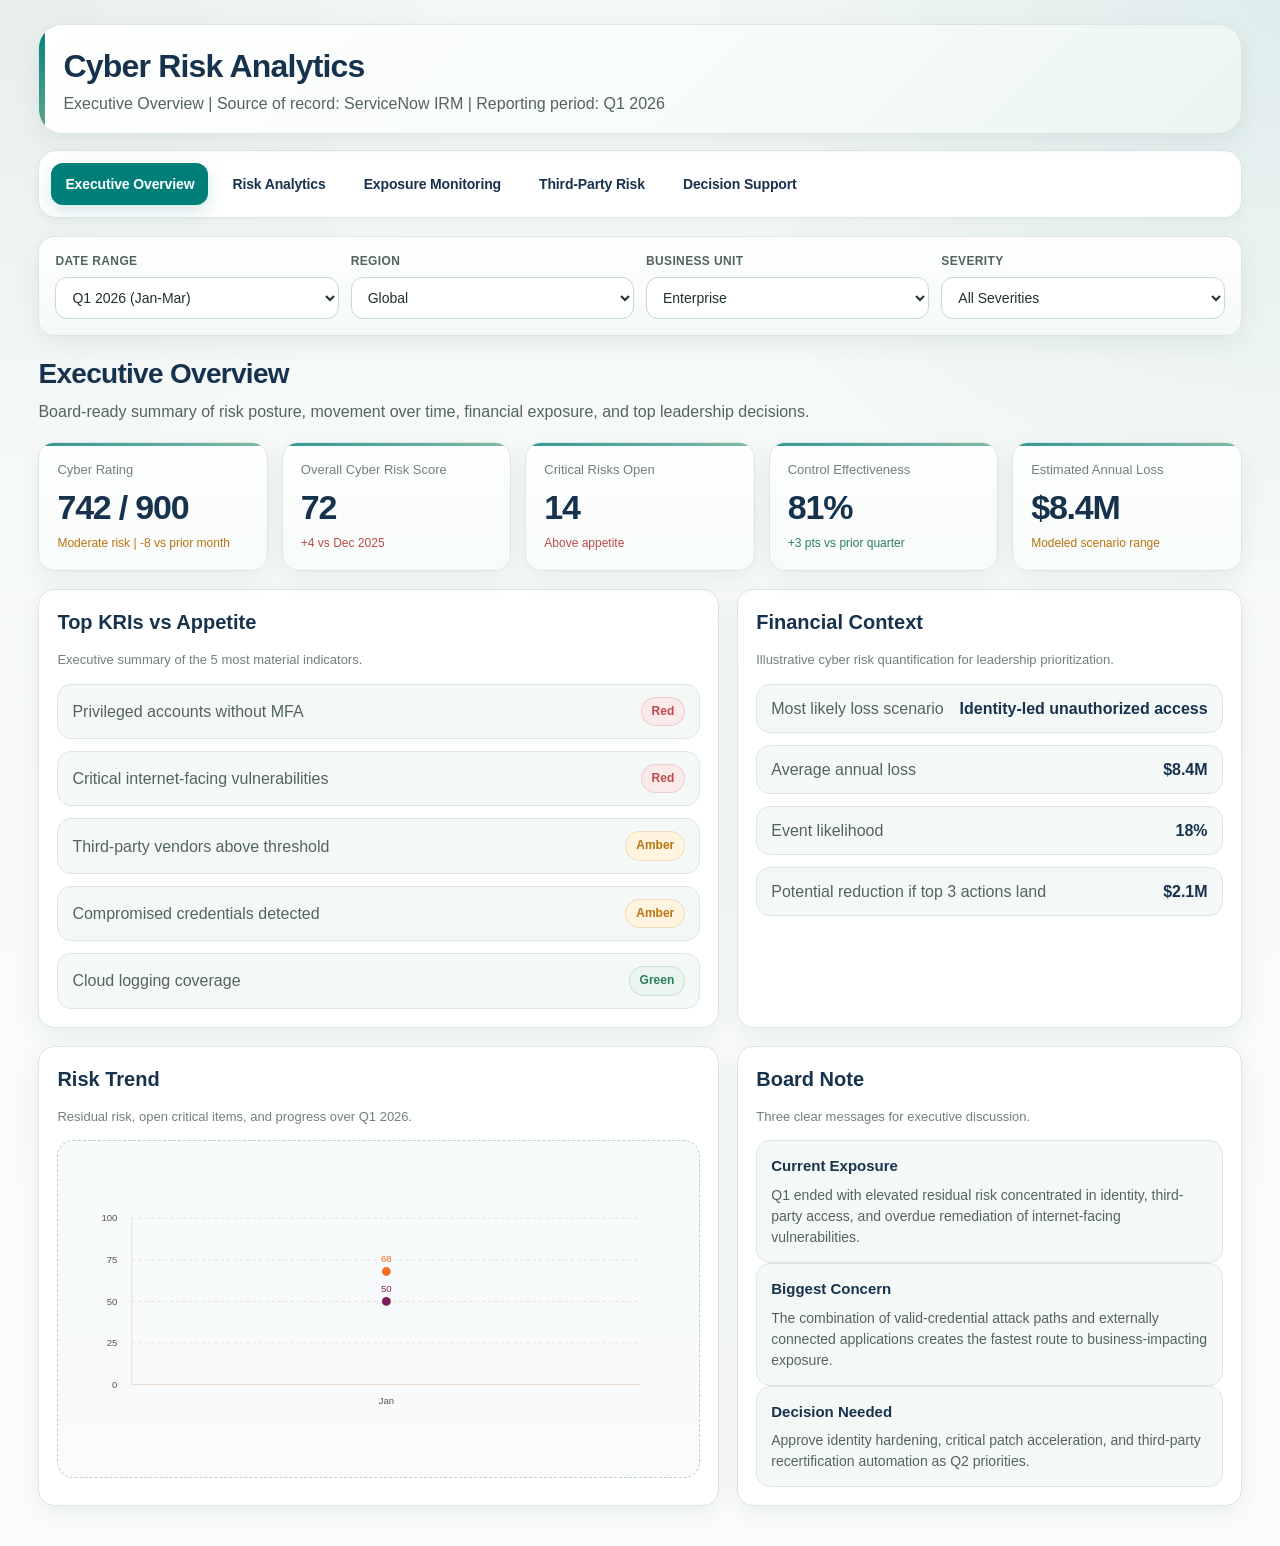
<file: index.html>
<!DOCTYPE html>
<html lang="en">
<head>
  <meta charset="UTF-8" />
  <meta name="viewport" content="width=device-width, initial-scale=1.0" />
  <title>Executive Overview | Cyber Risk Analytics</title>
  <link rel="stylesheet" href="style.css" />
  <script src="script.js" defer></script>
</head>
<body>
  <div class="app-shell">
    <header class="top-header">
      <div class="brand-block">
        <h1>Cyber Risk Analytics</h1>
        <p>Executive Overview | Source of record: ServiceNow IRM | Reporting period: Q1 2026</p>
      </div>

      <nav class="top-nav">
        <a href="executive-overview.html" class="active">Executive Overview</a>
        <a href="risk-analytics.html">Risk Analytics</a>
        <a href="exposure-monitoring.html">Exposure Monitoring</a>
        <a href="third-party-risk.html">Third-Party Risk</a>
        <a href="decision-support.html">Decision Support</a>
      </nav>
    </header>

    <section class="global-filters card">
      <div class="filter-row">
        <div class="filter-item">
          <label for="dateRange">Date Range</label>
          <select id="dateRange">
            <option selected>Q1 2026 (Jan-Mar)</option>
            <option>January 2026</option>
            <option>February 2026</option>
            <option>March 2026</option>
          </select>
        </div>

        <div class="filter-item">
          <label for="region">Region</label>
          <select id="region">
            <option selected>Global</option>
            <option>EMEA</option>
            <option>Americas</option>
            <option>APAC</option>
          </select>
        </div>

        <div class="filter-item">
          <label for="businessUnit">Business Unit</label>
          <select id="businessUnit">
            <option selected>Enterprise</option>
            <option>R&amp;D</option>
            <option>Manufacturing</option>
            <option>Commercial</option>
          </select>
        </div>

        <div class="filter-item">
          <label for="severity">Severity</label>
          <select id="severity">
            <option selected>All Severities</option>
            <option>High</option>
            <option>Medium</option>
            <option>Low</option>
          </select>
        </div>
      </div>
    </section>

    <main class="page-content">
      <section class="page-hero">
        <h2>Executive Overview</h2>
        <p>Board-ready summary of risk posture, movement over time, financial exposure, and top leadership decisions.</p>
      </section>

      <section class="kpi-grid">
        <article class="card kpi-card">
          <span class="kpi-label">Cyber Rating</span>
          <h3 class="kpi-value">742 / 900</h3>
          <p class="kpi-foot amber">Moderate risk | -8 vs prior month</p>
        </article>

        <article class="card kpi-card">
          <span class="kpi-label">Overall Cyber Risk Score</span>
          <h3 class="kpi-value">72</h3>
          <p class="kpi-foot red">+4 vs Dec 2025</p>
        </article>

        <article class="card kpi-card">
          <span class="kpi-label">Critical Risks Open</span>
          <h3 class="kpi-value">14</h3>
          <p class="kpi-foot red">Above appetite</p>
        </article>

        <article class="card kpi-card">
          <span class="kpi-label">Control Effectiveness</span>
          <h3 class="kpi-value">81%</h3>
          <p class="kpi-foot green">+3 pts vs prior quarter</p>
        </article>

        <article class="card kpi-card">
          <span class="kpi-label">Estimated Annual Loss</span>
          <h3 class="kpi-value">$8.4M</h3>
          <p class="kpi-foot amber">Modeled scenario range</p>
        </article>
      </section>

      <section class="content-grid two-columns">
        <article class="card panel">
          <div class="panel-head">
            <h3>Top KRIs vs Appetite</h3>
            <p>Executive summary of the 5 most material indicators.</p>
          </div>

          <div class="kri-status-list">
            <div class="kri-row">
              <span>Privileged accounts without MFA</span>
              <strong class="status-pill red">Red</strong>
            </div>
            <div class="kri-row">
              <span>Critical internet-facing vulnerabilities</span>
              <strong class="status-pill red">Red</strong>
            </div>
            <div class="kri-row">
              <span>Third-party vendors above threshold</span>
              <strong class="status-pill amber">Amber</strong>
            </div>
            <div class="kri-row">
              <span>Compromised credentials detected</span>
              <strong class="status-pill amber">Amber</strong>
            </div>
            <div class="kri-row">
              <span>Cloud logging coverage</span>
              <strong class="status-pill green">Green</strong>
            </div>
          </div>
        </article>

        <article class="card panel">
          <div class="panel-head">
            <h3>Financial Context</h3>
            <p>Illustrative cyber risk quantification for leadership prioritization.</p>
          </div>

          <div class="metric-stack">
            <div class="metric-line">
              <span>Most likely loss scenario</span>
              <strong>Identity-led unauthorized access</strong>
            </div>
            <div class="metric-line">
              <span>Average annual loss</span>
              <strong>$8.4M</strong>
            </div>
            <div class="metric-line">
              <span>Event likelihood</span>
              <strong>18%</strong>
            </div>
            <div class="metric-line">
              <span>Potential reduction if top 3 actions land</span>
              <strong>$2.1M</strong>
            </div>
          </div>
        </article>
      </section>

      <section class="content-grid two-columns">
        <article class="card panel">
          <div class="panel-head">
            <h3>Risk Trend</h3>
            <p>Residual risk, open critical items, and progress over Q1 2026.</p>
          </div>
          <div class="chart-placeholder" id="executiveTrendChart">
            <p>Trend chart placeholder</p>
          </div>
        </article>

        <article class="card panel">
          <div class="panel-head">
            <h3>Board Note</h3>
            <p>Three clear messages for executive discussion.</p>
          </div>

          <div class="narrative-card">
            <h4>Current Exposure</h4>
            <p>Q1 ended with elevated residual risk concentrated in identity, third-party access, and overdue remediation of internet-facing vulnerabilities.</p>
          </div>

          <div class="narrative-card">
            <h4>Biggest Concern</h4>
            <p>The combination of valid-credential attack paths and externally connected applications creates the fastest route to business-impacting exposure.</p>
          </div>

          <div class="narrative-card">
            <h4>Decision Needed</h4>
            <p>Approve identity hardening, critical patch acceleration, and third-party recertification automation as Q2 priorities.</p>
          </div>
        </article>
      </section>
    </main>
  </div>
</body>
</html>
</file>
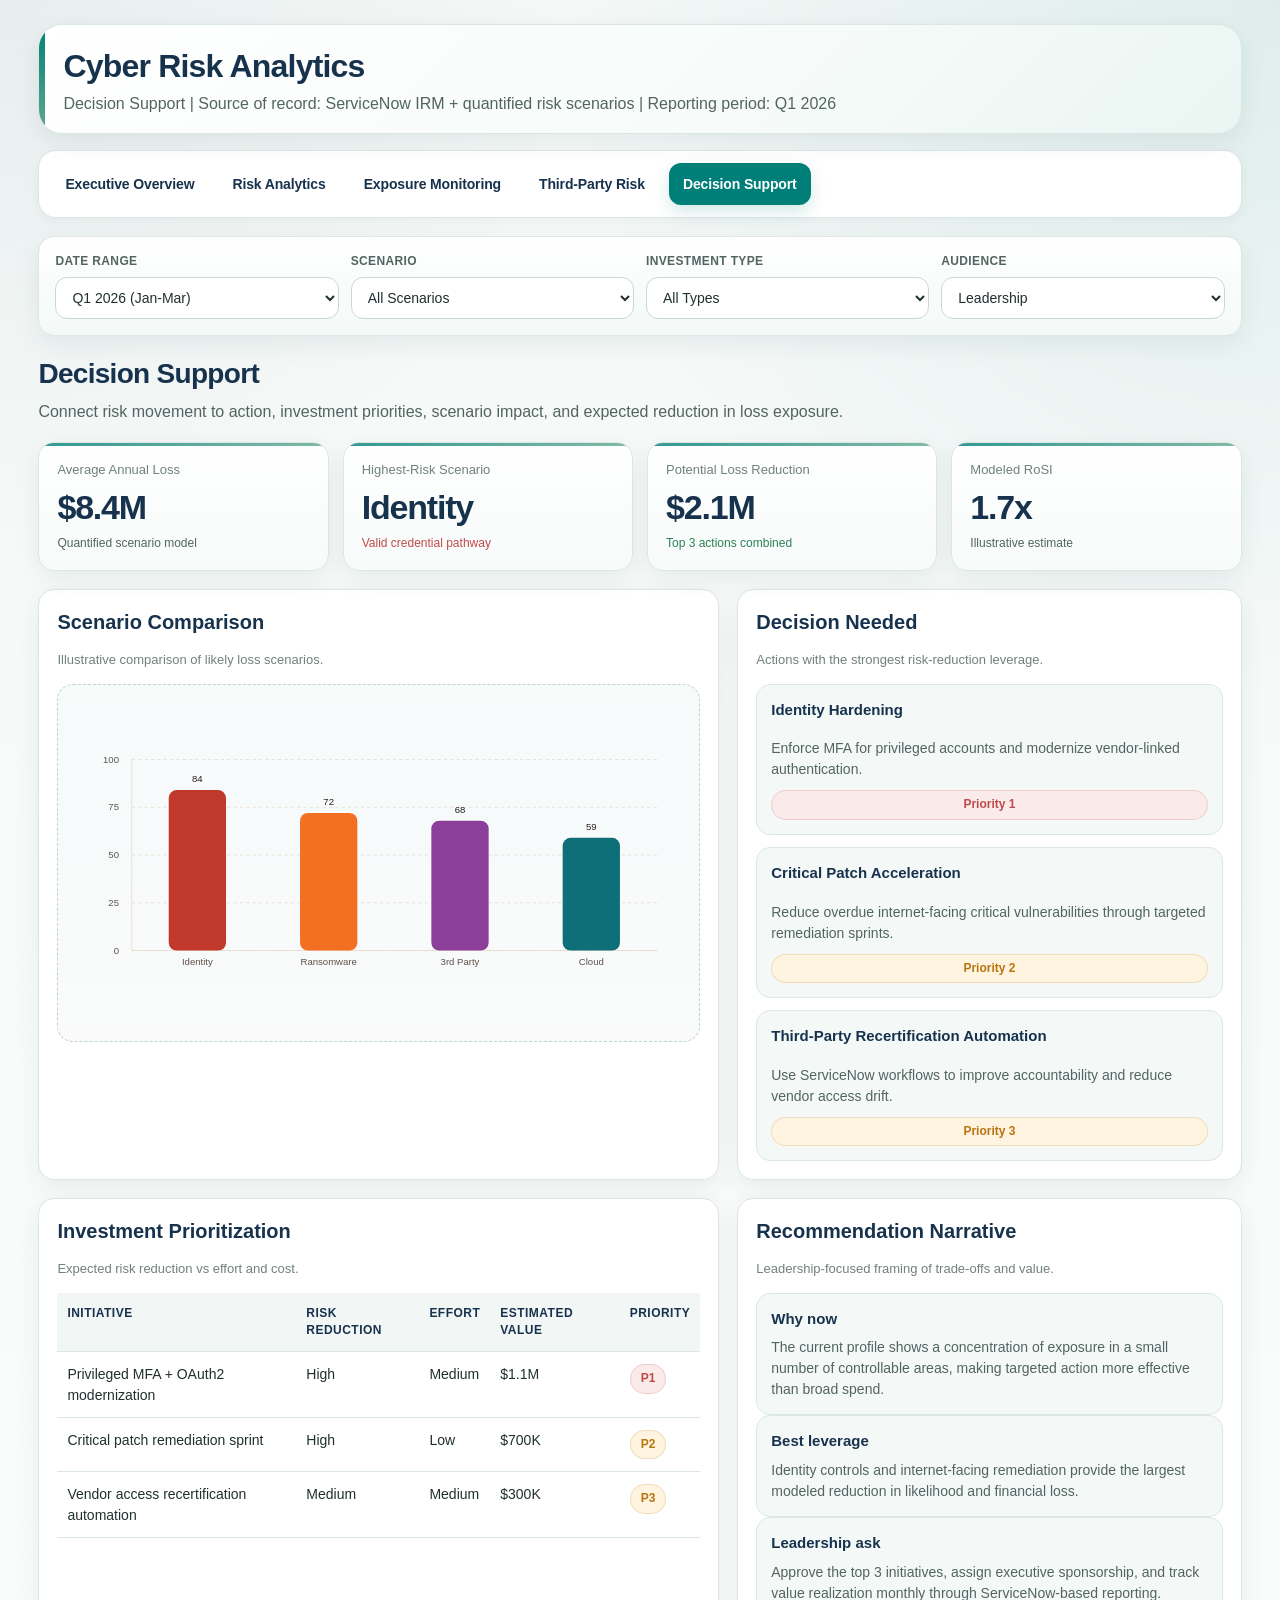
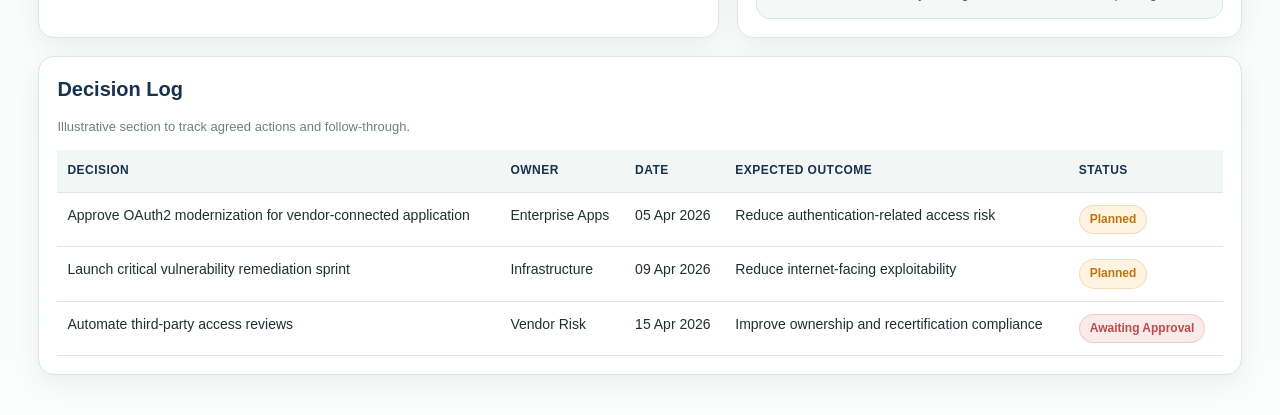
<file: decision-support.html>
<!DOCTYPE html>
<html lang="en">
<head>
  <meta charset="UTF-8" />
  <meta name="viewport" content="width=device-width, initial-scale=1.0" />
  <title>Decision Support | Cyber Risk Analytics</title>
  <link rel="stylesheet" href="style.css" />
  <script src="script.js" defer></script>
</head>
<body>
  <div class="app-shell">
    <header class="top-header">
      <div class="brand-block">
        <h1>Cyber Risk Analytics</h1>
        <p>Decision Support | Source of record: ServiceNow IRM + quantified risk scenarios | Reporting period: Q1 2026</p>
      </div>

      <nav class="top-nav">
        <a href="index.html">Executive Overview</a>
        <a href="risk-analytics.html">Risk Analytics</a>
        <a href="exposure-monitoring.html">Exposure Monitoring</a>
        <a href="third-party-risk.html">Third-Party Risk</a>
        <a href="decision-support.html" class="active">Decision Support</a>
      </nav>
    </header>

    <section class="global-filters card">
      <div class="filter-row">
        <div class="filter-item">
          <label for="dateRange">Date Range</label>
          <select id="dateRange">
            <option selected>Q1 2026 (Jan-Mar)</option>
            <option>January 2026</option>
            <option>February 2026</option>
            <option>March 2026</option>
          </select>
        </div>

        <div class="filter-item">
          <label for="scenario">Scenario</label>
          <select id="scenario">
            <option selected>All Scenarios</option>
            <option>Identity compromise</option>
            <option>Ransomware</option>
            <option>Third-party breach</option>
            <option>Cloud misconfiguration</option>
          </select>
        </div>

        <div class="filter-item">
          <label for="investmentType">Investment Type</label>
          <select id="investmentType">
            <option selected>All Types</option>
            <option>Identity</option>
            <option>Infrastructure</option>
            <option>Third-Party</option>
            <option>Monitoring</option>
          </select>
        </div>

        <div class="filter-item">
          <label for="audience">Audience</label>
          <select id="audience">
            <option selected>Leadership</option>
            <option>Board</option>
            <option>Cyber Leadership</option>
            <option>Risk Owners</option>
          </select>
        </div>
      </div>
    </section>

    <main class="page-content">
      <section class="page-hero">
        <h2>Decision Support</h2>
        <p>Connect risk movement to action, investment priorities, scenario impact, and expected reduction in loss exposure.</p>
      </section>

      <section class="kpi-grid four-up">
        <article class="card kpi-card">
          <span class="kpi-label">Average Annual Loss</span>
          <h3 class="kpi-value">$8.4M</h3>
          <p class="kpi-foot">Quantified scenario model</p>
        </article>

        <article class="card kpi-card">
          <span class="kpi-label">Highest-Risk Scenario</span>
          <h3 class="kpi-value">Identity</h3>
          <p class="kpi-foot red">Valid credential pathway</p>
        </article>

        <article class="card kpi-card">
          <span class="kpi-label">Potential Loss Reduction</span>
          <h3 class="kpi-value">$2.1M</h3>
          <p class="kpi-foot green">Top 3 actions combined</p>
        </article>

        <article class="card kpi-card">
          <span class="kpi-label">Modeled RoSI</span>
          <h3 class="kpi-value">1.7x</h3>
          <p class="kpi-foot">Illustrative estimate</p>
        </article>
      </section>

      <section class="content-grid two-columns">
        <article class="card panel">
          <div class="panel-head">
            <h3>Scenario Comparison</h3>
            <p>Illustrative comparison of likely loss scenarios.</p>
          </div>
          <div class="chart-placeholder" id="scenarioComparisonChart">
            <p>Scenario comparison chart placeholder</p>
          </div>
        </article>

        <article class="card panel">
          <div class="panel-head">
            <h3>Decision Needed</h3>
            <p>Actions with the strongest risk-reduction leverage.</p>
          </div>

          <div class="decision-list">
            <div class="decision-item">
              <h4>Identity Hardening</h4>
              <p>Enforce MFA for privileged accounts and modernize vendor-linked authentication.</p>
              <span class="status-pill red">Priority 1</span>
            </div>

            <div class="decision-item">
              <h4>Critical Patch Acceleration</h4>
              <p>Reduce overdue internet-facing critical vulnerabilities through targeted remediation sprints.</p>
              <span class="status-pill amber">Priority 2</span>
            </div>

            <div class="decision-item">
              <h4>Third-Party Recertification Automation</h4>
              <p>Use ServiceNow workflows to improve accountability and reduce vendor access drift.</p>
              <span class="status-pill amber">Priority 3</span>
            </div>
          </div>
        </article>
      </section>

      <section class="content-grid two-columns">
        <article class="card panel">
          <div class="panel-head">
            <h3>Investment Prioritization</h3>
            <p>Expected risk reduction vs effort and cost.</p>
          </div>

          <table class="data-table">
            <thead>
              <tr>
                <th>Initiative</th>
                <th>Risk Reduction</th>
                <th>Effort</th>
                <th>Estimated Value</th>
                <th>Priority</th>
              </tr>
            </thead>
            <tbody>
              <tr>
                <td>Privileged MFA + OAuth2 modernization</td>
                <td>High</td>
                <td>Medium</td>
                <td>$1.1M</td>
                <td><span class="status-pill red">P1</span></td>
              </tr>
              <tr>
                <td>Critical patch remediation sprint</td>
                <td>High</td>
                <td>Low</td>
                <td>$700K</td>
                <td><span class="status-pill amber">P2</span></td>
              </tr>
              <tr>
                <td>Vendor access recertification automation</td>
                <td>Medium</td>
                <td>Medium</td>
                <td>$300K</td>
                <td><span class="status-pill amber">P3</span></td>
              </tr>
            </tbody>
          </table>
        </article>

        <article class="card panel">
          <div class="panel-head">
            <h3>Recommendation Narrative</h3>
            <p>Leadership-focused framing of trade-offs and value.</p>
          </div>

          <div class="narrative-card">
            <h4>Why now</h4>
            <p>The current profile shows a concentration of exposure in a small number of controllable areas, making targeted action more effective than broad spend.</p>
          </div>

          <div class="narrative-card">
            <h4>Best leverage</h4>
            <p>Identity controls and internet-facing remediation provide the largest modeled reduction in likelihood and financial loss.</p>
          </div>

          <div class="narrative-card">
            <h4>Leadership ask</h4>
            <p>Approve the top 3 initiatives, assign executive sponsorship, and track value realization monthly through ServiceNow-based reporting.</p>
          </div>
        </article>
      </section>

      <section class="card panel">
        <div class="panel-head">
          <h3>Decision Log</h3>
          <p>Illustrative section to track agreed actions and follow-through.</p>
        </div>

        <table class="data-table">
          <thead>
            <tr>
              <th>Decision</th>
              <th>Owner</th>
              <th>Date</th>
              <th>Expected Outcome</th>
              <th>Status</th>
            </tr>
          </thead>
          <tbody>
            <tr>
              <td>Approve OAuth2 modernization for vendor-connected application</td>
              <td>Enterprise Apps</td>
              <td>05 Apr 2026</td>
              <td>Reduce authentication-related access risk</td>
              <td><span class="status-pill amber">Planned</span></td>
            </tr>
            <tr>
              <td>Launch critical vulnerability remediation sprint</td>
              <td>Infrastructure</td>
              <td>09 Apr 2026</td>
              <td>Reduce internet-facing exploitability</td>
              <td><span class="status-pill amber">Planned</span></td>
            </tr>
            <tr>
              <td>Automate third-party access reviews</td>
              <td>Vendor Risk</td>
              <td>15 Apr 2026</td>
              <td>Improve ownership and recertification compliance</td>
              <td><span class="status-pill red">Awaiting Approval</span></td>
            </tr>
          </tbody>
        </table>
      </section>
    </main>
  </div>
</body>
</html>
</file>
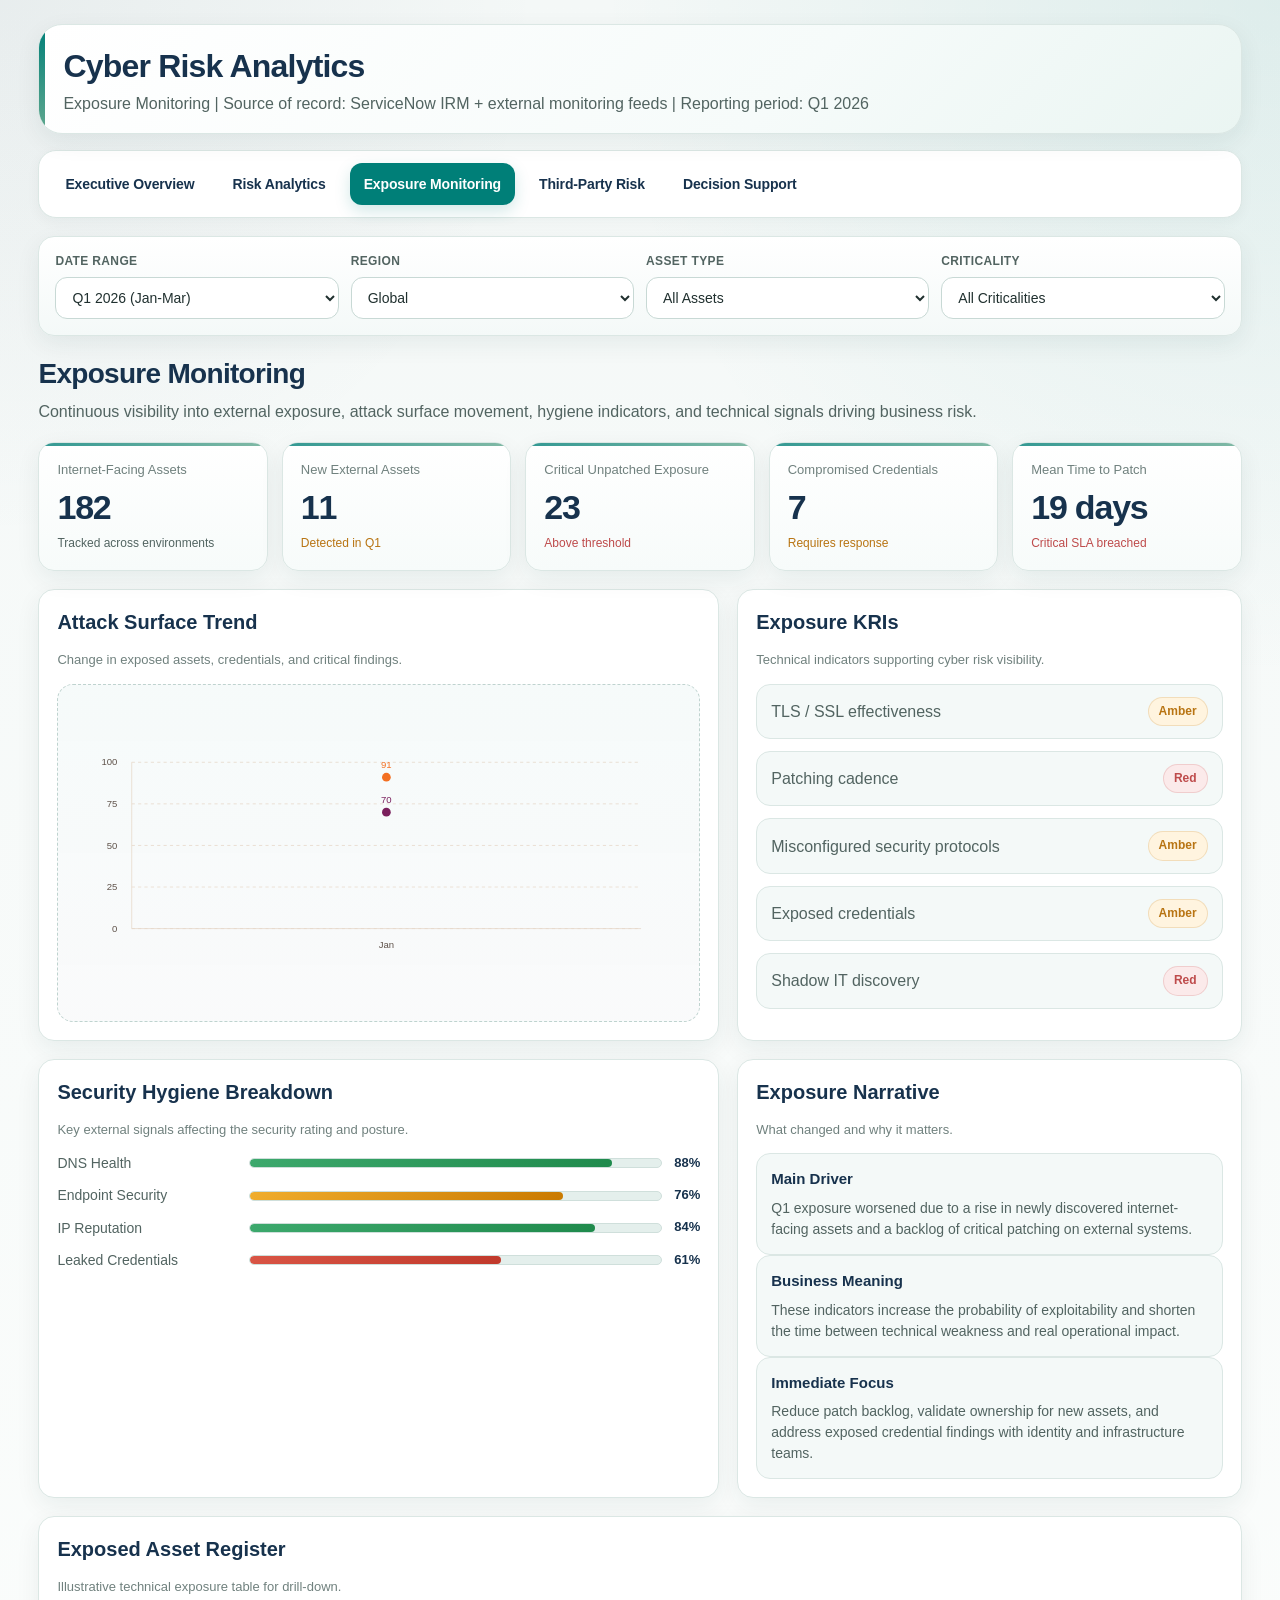
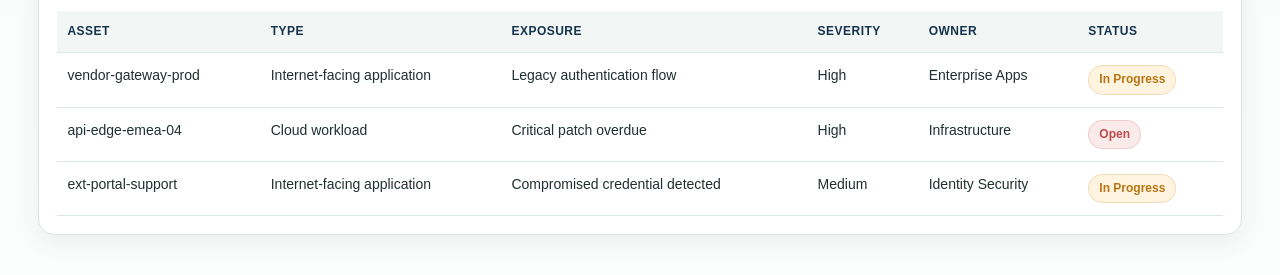
<file: exposure-monitoring.html>
<!DOCTYPE html>
<html lang="en">
<head>
  <meta charset="UTF-8" />
  <meta name="viewport" content="width=device-width, initial-scale=1.0" />
  <title>Exposure Monitoring | Cyber Risk Analytics</title>
  <link rel="stylesheet" href="style.css" />
  <script src="script.js" defer></script>
</head>
<body>
  <div class="app-shell">
    <header class="top-header">
      <div class="brand-block">
        <h1>Cyber Risk Analytics</h1>
        <p>Exposure Monitoring | Source of record: ServiceNow IRM + external monitoring feeds | Reporting period: Q1 2026</p>
      </div>

      <nav class="top-nav">
        <a href="index.html">Executive Overview</a>
        <a href="risk-analytics.html">Risk Analytics</a>
        <a href="exposure-monitoring.html" class="active">Exposure Monitoring</a>
        <a href="third-party-risk.html">Third-Party Risk</a>
        <a href="decision-support.html">Decision Support</a>
      </nav>
    </header>

    <section class="global-filters card">
      <div class="filter-row">
        <div class="filter-item">
          <label for="dateRange">Date Range</label>
          <select id="dateRange">
            <option selected>Q1 2026 (Jan-Mar)</option>
            <option>January 2026</option>
            <option>February 2026</option>
            <option>March 2026</option>
          </select>
        </div>

        <div class="filter-item">
          <label for="region">Region</label>
          <select id="region">
            <option selected>Global</option>
            <option>EMEA</option>
            <option>Americas</option>
            <option>APAC</option>
          </select>
        </div>

        <div class="filter-item">
          <label for="assetType">Asset Type</label>
          <select id="assetType">
            <option selected>All Assets</option>
            <option>Internet-facing applications</option>
            <option>Cloud workloads</option>
            <option>Endpoints</option>
            <option>Network assets</option>
          </select>
        </div>

        <div class="filter-item">
          <label for="criticality">Criticality</label>
          <select id="criticality">
            <option selected>All Criticalities</option>
            <option>Critical</option>
            <option>High</option>
            <option>Medium</option>
          </select>
        </div>
      </div>
    </section>

    <main class="page-content">
      <section class="page-hero">
        <h2>Exposure Monitoring</h2>
        <p>Continuous visibility into external exposure, attack surface movement, hygiene indicators, and technical signals driving business risk.</p>
      </section>

      <section class="kpi-grid">
        <article class="card kpi-card">
          <span class="kpi-label">Internet-Facing Assets</span>
          <h3 class="kpi-value">182</h3>
          <p class="kpi-foot">Tracked across environments</p>
        </article>

        <article class="card kpi-card">
          <span class="kpi-label">New External Assets</span>
          <h3 class="kpi-value">11</h3>
          <p class="kpi-foot amber">Detected in Q1</p>
        </article>

        <article class="card kpi-card">
          <span class="kpi-label">Critical Unpatched Exposure</span>
          <h3 class="kpi-value">23</h3>
          <p class="kpi-foot red">Above threshold</p>
        </article>

        <article class="card kpi-card">
          <span class="kpi-label">Compromised Credentials</span>
          <h3 class="kpi-value">7</h3>
          <p class="kpi-foot amber">Requires response</p>
        </article>

        <article class="card kpi-card">
          <span class="kpi-label">Mean Time to Patch</span>
          <h3 class="kpi-value">19 days</h3>
          <p class="kpi-foot red">Critical SLA breached</p>
        </article>
      </section>

      <section class="content-grid two-columns">
        <article class="card panel">
          <div class="panel-head">
            <h3>Attack Surface Trend</h3>
            <p>Change in exposed assets, credentials, and critical findings.</p>
          </div>
          <div class="chart-placeholder" id="attackSurfaceTrendChart">
            <p>Attack surface trend chart placeholder</p>
          </div>
        </article>

        <article class="card panel">
          <div class="panel-head">
            <h3>Exposure KRIs</h3>
            <p>Technical indicators supporting cyber risk visibility.</p>
          </div>

          <div class="kri-status-list">
            <div class="kri-row">
              <span>TLS / SSL effectiveness</span>
              <strong class="status-pill amber">Amber</strong>
            </div>
            <div class="kri-row">
              <span>Patching cadence</span>
              <strong class="status-pill red">Red</strong>
            </div>
            <div class="kri-row">
              <span>Misconfigured security protocols</span>
              <strong class="status-pill amber">Amber</strong>
            </div>
            <div class="kri-row">
              <span>Exposed credentials</span>
              <strong class="status-pill amber">Amber</strong>
            </div>
            <div class="kri-row">
              <span>Shadow IT discovery</span>
              <strong class="status-pill red">Red</strong>
            </div>
          </div>
        </article>
      </section>

      <section class="content-grid two-columns">
        <article class="card panel">
          <div class="panel-head">
            <h3>Security Hygiene Breakdown</h3>
            <p>Key external signals affecting the security rating and posture.</p>
          </div>

          <div class="bar-list">
            <div class="bar-row">
              <span>DNS Health</span>
              <div class="bar-track"><div class="bar-fill green" style="width:88%;"></div></div>
              <strong>88%</strong>
            </div>
            <div class="bar-row">
              <span>Endpoint Security</span>
              <div class="bar-track"><div class="bar-fill amber" style="width:76%;"></div></div>
              <strong>76%</strong>
            </div>
            <div class="bar-row">
              <span>IP Reputation</span>
              <div class="bar-track"><div class="bar-fill green" style="width:84%;"></div></div>
              <strong>84%</strong>
            </div>
            <div class="bar-row">
              <span>Leaked Credentials</span>
              <div class="bar-track"><div class="bar-fill red" style="width:61%;"></div></div>
              <strong>61%</strong>
            </div>
          </div>
        </article>

        <article class="card panel">
          <div class="panel-head">
            <h3>Exposure Narrative</h3>
            <p>What changed and why it matters.</p>
          </div>

          <div class="narrative-card">
            <h4>Main Driver</h4>
            <p>Q1 exposure worsened due to a rise in newly discovered internet-facing assets and a backlog of critical patching on external systems.</p>
          </div>

          <div class="narrative-card">
            <h4>Business Meaning</h4>
            <p>These indicators increase the probability of exploitability and shorten the time between technical weakness and real operational impact.</p>
          </div>

          <div class="narrative-card">
            <h4>Immediate Focus</h4>
            <p>Reduce patch backlog, validate ownership for new assets, and address exposed credential findings with identity and infrastructure teams.</p>
          </div>
        </article>
      </section>

      <section class="card panel">
        <div class="panel-head">
          <h3>Exposed Asset Register</h3>
          <p>Illustrative technical exposure table for drill-down.</p>
        </div>

        <table class="data-table">
          <thead>
            <tr>
              <th>Asset</th>
              <th>Type</th>
              <th>Exposure</th>
              <th>Severity</th>
              <th>Owner</th>
              <th>Status</th>
            </tr>
          </thead>
          <tbody>
            <tr>
              <td>vendor-gateway-prod</td>
              <td>Internet-facing application</td>
              <td>Legacy authentication flow</td>
              <td>High</td>
              <td>Enterprise Apps</td>
              <td><span class="status-pill amber">In Progress</span></td>
            </tr>
            <tr>
              <td>api-edge-emea-04</td>
              <td>Cloud workload</td>
              <td>Critical patch overdue</td>
              <td>High</td>
              <td>Infrastructure</td>
              <td><span class="status-pill red">Open</span></td>
            </tr>
            <tr>
              <td>ext-portal-support</td>
              <td>Internet-facing application</td>
              <td>Compromised credential detected</td>
              <td>Medium</td>
              <td>Identity Security</td>
              <td><span class="status-pill amber">In Progress</span></td>
            </tr>
          </tbody>
        </table>
      </section>
    </main>
  </div>
</body>
</html>
</file>
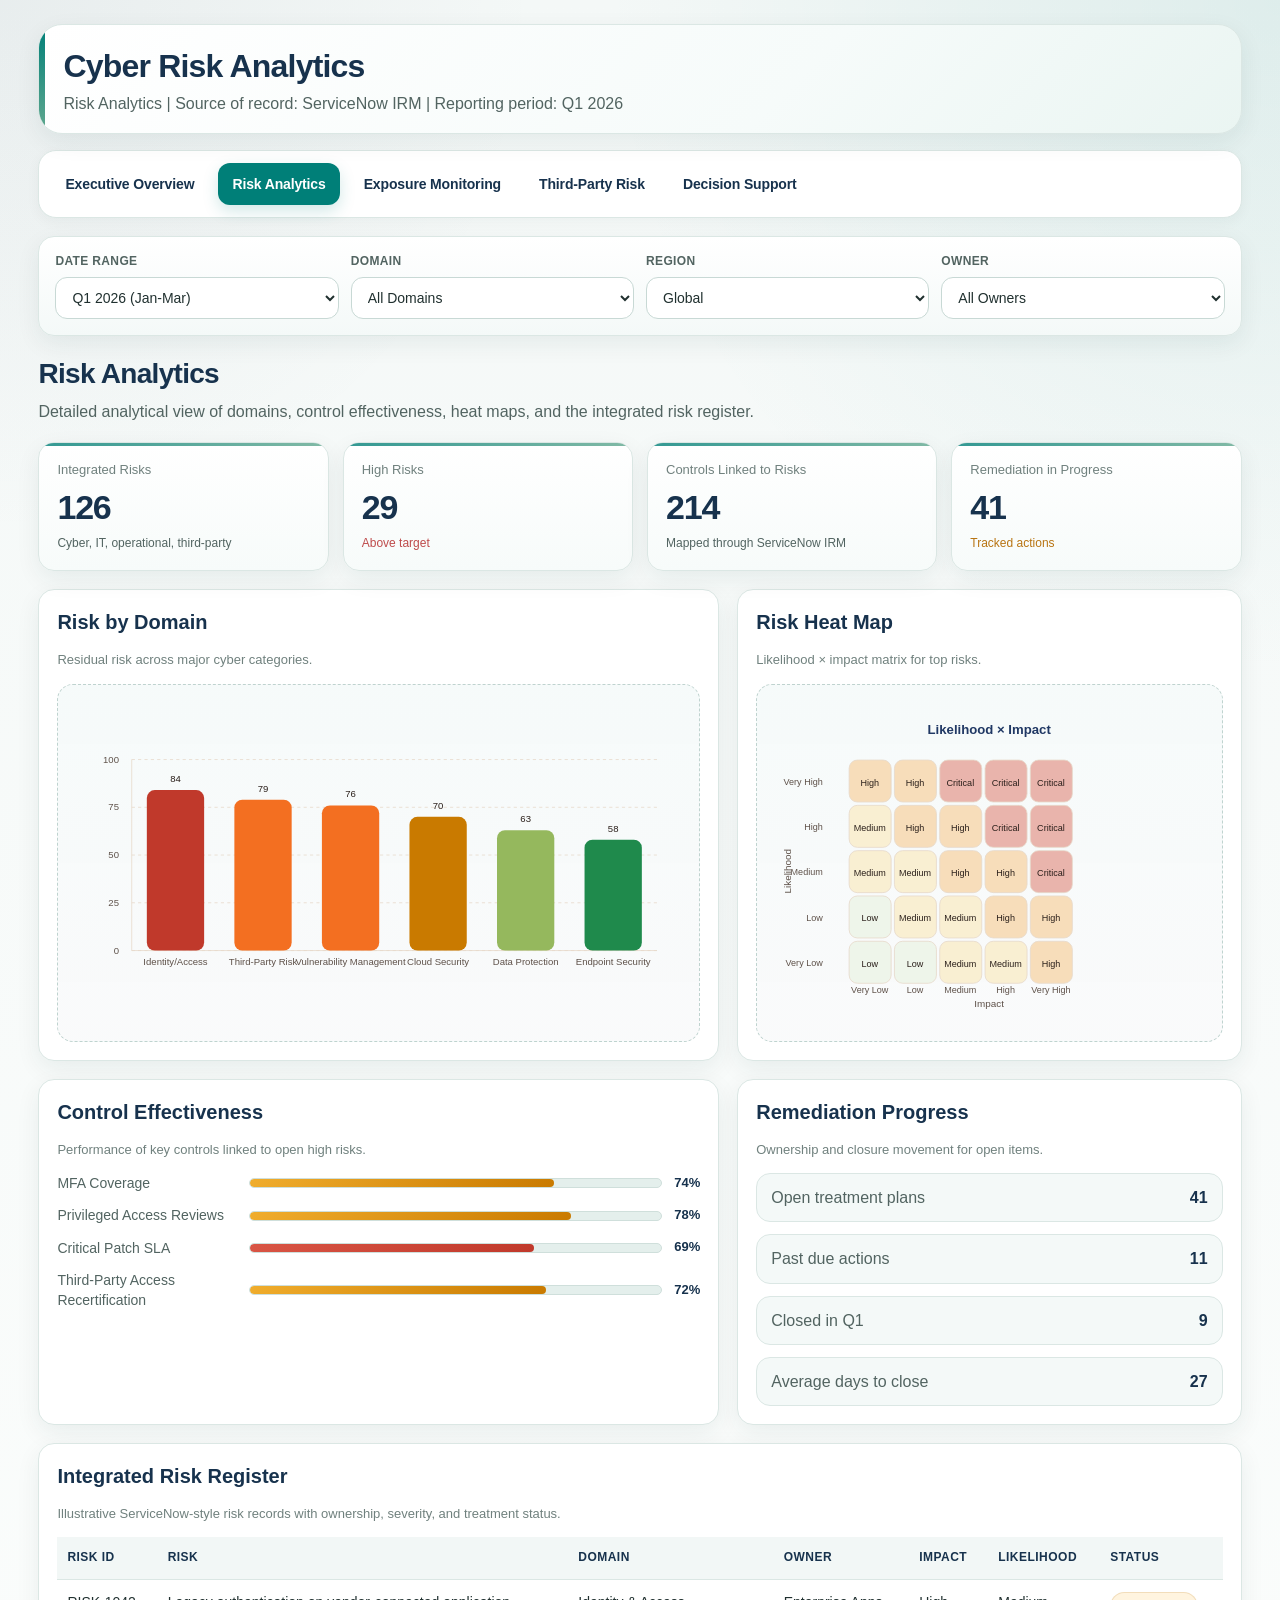
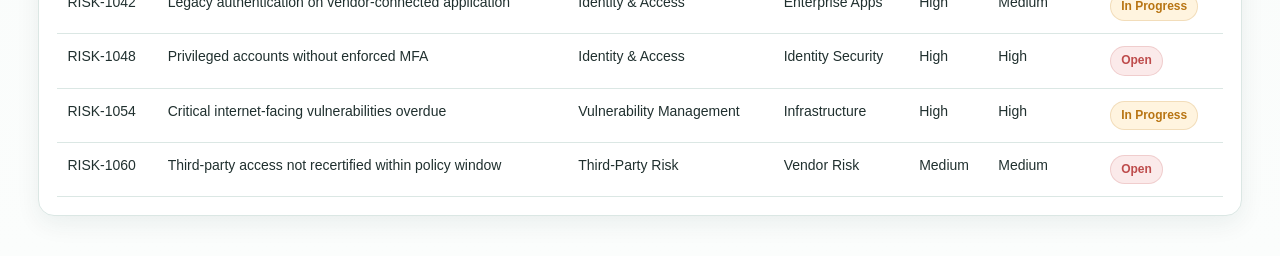
<file: risk-analytics.html>
<!DOCTYPE html>
<html lang="en">
<head>
  <meta charset="UTF-8" />
  <meta name="viewport" content="width=device-width, initial-scale=1.0" />
  <title>Risk Analytics | Cyber Risk Analytics</title>
  <link rel="stylesheet" href="style.css" />
  <script src="script.js" defer></script>
</head>
<body>
  <div class="app-shell">
    <header class="top-header">
      <div class="brand-block">
        <h1>Cyber Risk Analytics</h1>
        <p>Risk Analytics | Source of record: ServiceNow IRM | Reporting period: Q1 2026</p>
      </div>

      <nav class="top-nav">
        <a href="index.html">Executive Overview</a>
        <a href="risk-analytics.html" class="active">Risk Analytics</a>
        <a href="exposure-monitoring.html">Exposure Monitoring</a>
        <a href="third-party-risk.html">Third-Party Risk</a>
        <a href="decision-support.html">Decision Support</a>
      </nav>
    </header>

    <section class="global-filters card">
      <div class="filter-row">
        <div class="filter-item">
          <label for="dateRange">Date Range</label>
          <select id="dateRange">
            <option selected>Q1 2026 (Jan-Mar)</option>
            <option>January 2026</option>
            <option>February 2026</option>
            <option>March 2026</option>
          </select>
        </div>

        <div class="filter-item">
          <label for="domain">Domain</label>
          <select id="domain">
            <option selected>All Domains</option>
            <option>Identity &amp; Access</option>
            <option>Vulnerability Management</option>
            <option>Third-Party Risk</option>
            <option>Cloud Security</option>
          </select>
        </div>

        <div class="filter-item">
          <label for="region">Region</label>
          <select id="region">
            <option selected>Global</option>
            <option>EMEA</option>
            <option>Americas</option>
            <option>APAC</option>
          </select>
        </div>

        <div class="filter-item">
          <label for="owner">Owner</label>
          <select id="owner">
            <option selected>All Owners</option>
            <option>Identity Security</option>
            <option>Infrastructure</option>
            <option>Vendor Risk</option>
            <option>Cloud Platform</option>
          </select>
        </div>
      </div>
    </section>

    <main class="page-content">
      <section class="page-hero">
        <h2>Risk Analytics</h2>
        <p>Detailed analytical view of domains, control effectiveness, heat maps, and the integrated risk register.</p>
      </section>

      <section class="kpi-grid four-up">
        <article class="card kpi-card">
          <span class="kpi-label">Integrated Risks</span>
          <h3 class="kpi-value">126</h3>
          <p class="kpi-foot">Cyber, IT, operational, third-party</p>
        </article>

        <article class="card kpi-card">
          <span class="kpi-label">High Risks</span>
          <h3 class="kpi-value">29</h3>
          <p class="kpi-foot red">Above target</p>
        </article>

        <article class="card kpi-card">
          <span class="kpi-label">Controls Linked to Risks</span>
          <h3 class="kpi-value">214</h3>
          <p class="kpi-foot">Mapped through ServiceNow IRM</p>
        </article>

        <article class="card kpi-card">
          <span class="kpi-label">Remediation in Progress</span>
          <h3 class="kpi-value">41</h3>
          <p class="kpi-foot amber">Tracked actions</p>
        </article>
      </section>

      <section class="content-grid two-columns">
        <article class="card panel">
          <div class="panel-head">
            <h3>Risk by Domain</h3>
            <p>Residual risk across major cyber categories.</p>
          </div>
          <div class="chart-placeholder" id="riskByDomainChart">
            <p>Risk by domain chart placeholder</p>
          </div>
        </article>

        <article class="card panel">
          <div class="panel-head">
            <h3>Risk Heat Map</h3>
            <p>Likelihood × impact matrix for top risks.</p>
          </div>
          <div class="chart-placeholder" id="riskHeatMap">
            <p>Heat map placeholder</p>
          </div>
        </article>
      </section>

      <section class="content-grid two-columns">
        <article class="card panel">
          <div class="panel-head">
            <h3>Control Effectiveness</h3>
            <p>Performance of key controls linked to open high risks.</p>
          </div>

          <div class="bar-list">
            <div class="bar-row">
              <span>MFA Coverage</span>
              <div class="bar-track"><div class="bar-fill warn" style="width:74%;"></div></div>
              <strong>74%</strong>
            </div>
            <div class="bar-row">
              <span>Privileged Access Reviews</span>
              <div class="bar-track"><div class="bar-fill warn" style="width:78%;"></div></div>
              <strong>78%</strong>
            </div>
            <div class="bar-row">
              <span>Critical Patch SLA</span>
              <div class="bar-track"><div class="bar-fill red" style="width:69%;"></div></div>
              <strong>69%</strong>
            </div>
            <div class="bar-row">
              <span>Third-Party Access Recertification</span>
              <div class="bar-track"><div class="bar-fill warn" style="width:72%;"></div></div>
              <strong>72%</strong>
            </div>
          </div>
        </article>

        <article class="card panel">
          <div class="panel-head">
            <h3>Remediation Progress</h3>
            <p>Ownership and closure movement for open items.</p>
          </div>

          <div class="metric-stack">
            <div class="metric-line">
              <span>Open treatment plans</span>
              <strong>41</strong>
            </div>
            <div class="metric-line">
              <span>Past due actions</span>
              <strong class="red-text">11</strong>
            </div>
            <div class="metric-line">
              <span>Closed in Q1</span>
              <strong class="green-text">9</strong>
            </div>
            <div class="metric-line">
              <span>Average days to close</span>
              <strong>27</strong>
            </div>
          </div>
        </article>
      </section>

      <section class="card panel">
        <div class="panel-head">
          <h3>Integrated Risk Register</h3>
          <p>Illustrative ServiceNow-style risk records with ownership, severity, and treatment status.</p>
        </div>

        <table class="data-table">
          <thead>
            <tr>
              <th>Risk ID</th>
              <th>Risk</th>
              <th>Domain</th>
              <th>Owner</th>
              <th>Impact</th>
              <th>Likelihood</th>
              <th>Status</th>
            </tr>
          </thead>
          <tbody>
            <tr>
              <td>RISK-1042</td>
              <td>Legacy authentication on vendor-connected application</td>
              <td>Identity &amp; Access</td>
              <td>Enterprise Apps</td>
              <td>High</td>
              <td>Medium</td>
              <td><span class="status-pill amber">In Progress</span></td>
            </tr>
            <tr>
              <td>RISK-1048</td>
              <td>Privileged accounts without enforced MFA</td>
              <td>Identity &amp; Access</td>
              <td>Identity Security</td>
              <td>High</td>
              <td>High</td>
              <td><span class="status-pill red">Open</span></td>
            </tr>
            <tr>
              <td>RISK-1054</td>
              <td>Critical internet-facing vulnerabilities overdue</td>
              <td>Vulnerability Management</td>
              <td>Infrastructure</td>
              <td>High</td>
              <td>High</td>
              <td><span class="status-pill amber">In Progress</span></td>
            </tr>
            <tr>
              <td>RISK-1060</td>
              <td>Third-party access not recertified within policy window</td>
              <td>Third-Party Risk</td>
              <td>Vendor Risk</td>
              <td>Medium</td>
              <td>Medium</td>
              <td><span class="status-pill red">Open</span></td>
            </tr>
          </tbody>
        </table>
      </section>
    </main>
  </div>
</body>
</html>
</file>
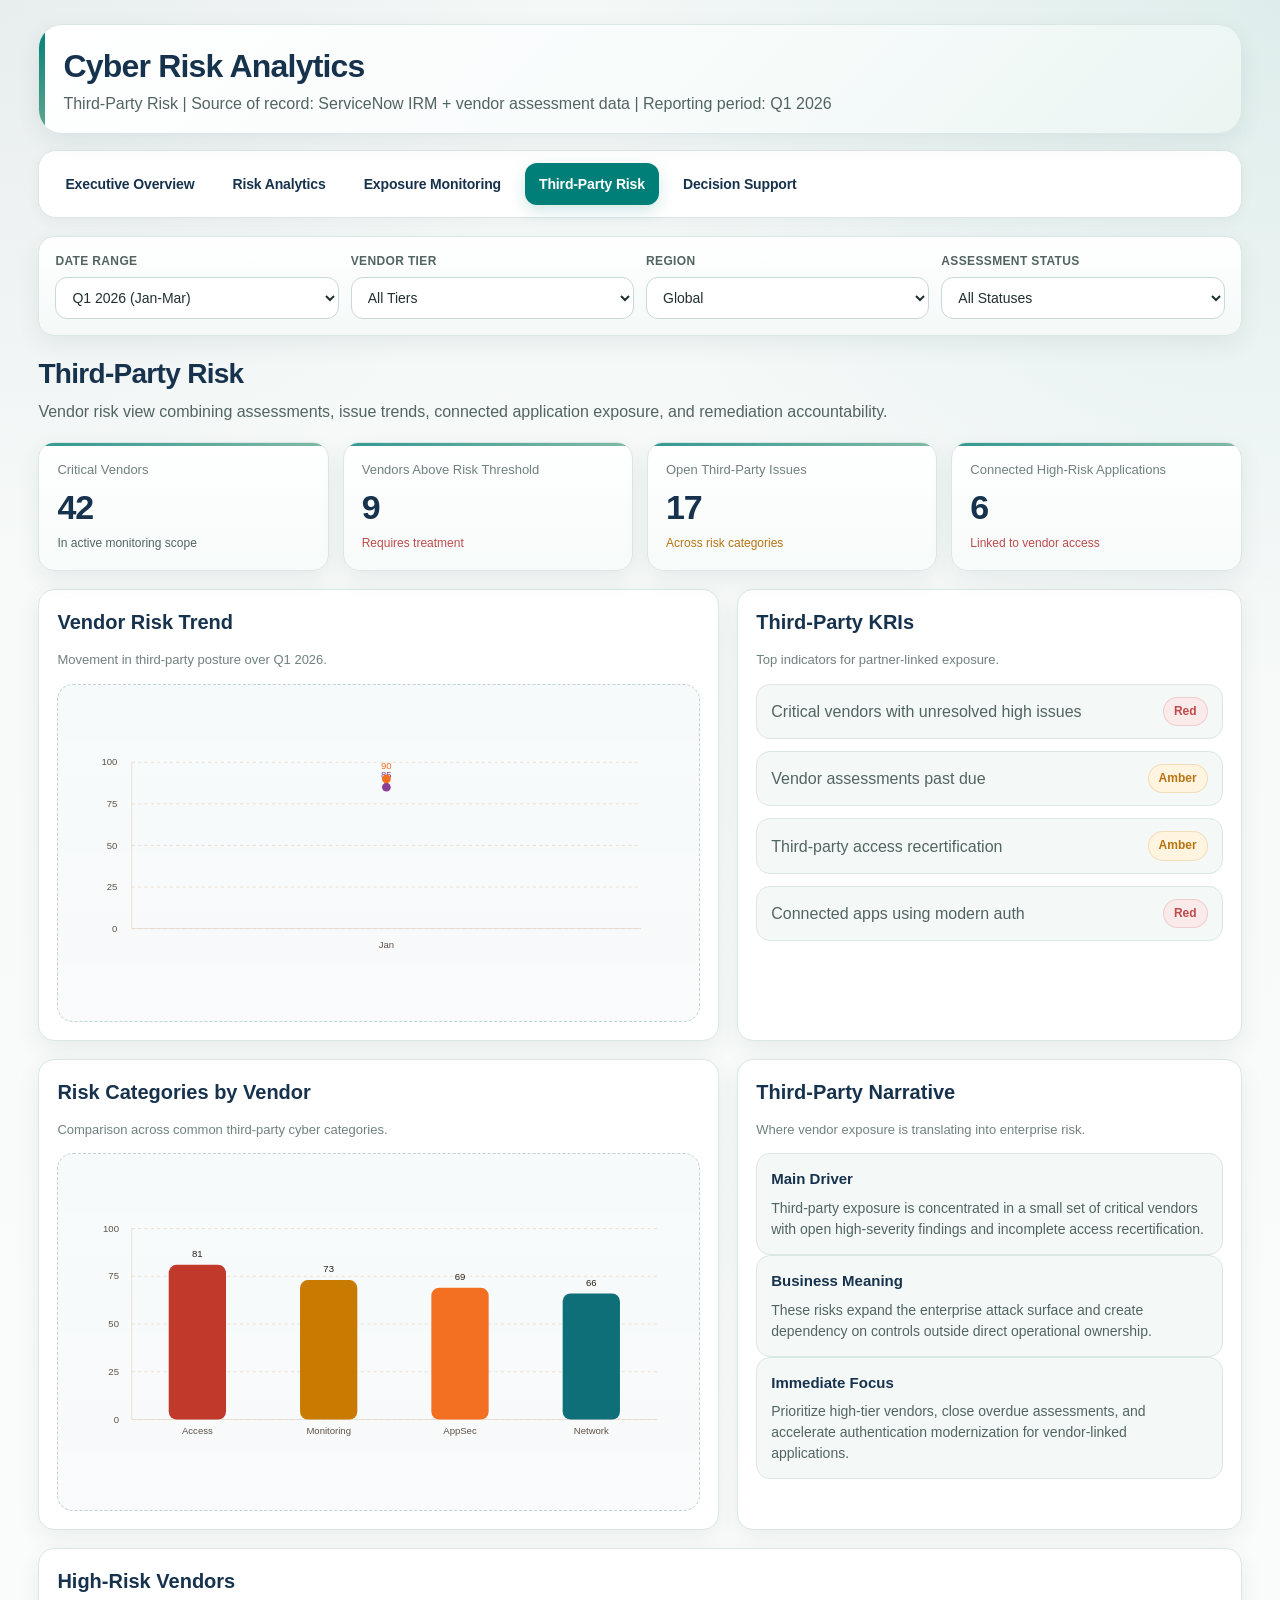
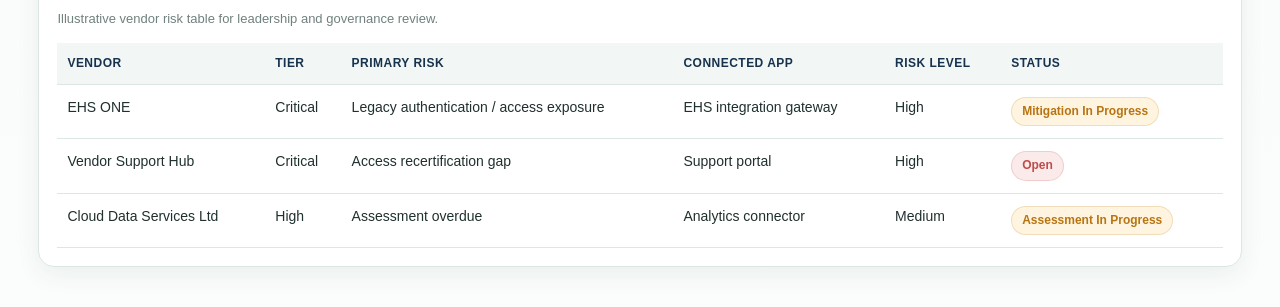
<file: third-party-risk.html>
<!DOCTYPE html>
<html lang="en">
<head>
  <meta charset="UTF-8" />
  <meta name="viewport" content="width=device-width, initial-scale=1.0" />
  <title>Third-Party Risk | Cyber Risk Analytics</title>
  <link rel="stylesheet" href="style.css" />
  <script src="script.js" defer></script>
</head>
<body>
  <div class="app-shell">
    <header class="top-header">
      <div class="brand-block">
        <h1>Cyber Risk Analytics</h1>
        <p>Third-Party Risk | Source of record: ServiceNow IRM + vendor assessment data | Reporting period: Q1 2026</p>
      </div>

      <nav class="top-nav">
        <a href="index.html">Executive Overview</a>
        <a href="risk-analytics.html">Risk Analytics</a>
        <a href="exposure-monitoring.html">Exposure Monitoring</a>
        <a href="third-party-risk.html" class="active">Third-Party Risk</a>
        <a href="decision-support.html">Decision Support</a>
      </nav>
    </header>

    <section class="global-filters card">
      <div class="filter-row">
        <div class="filter-item">
          <label for="dateRange">Date Range</label>
          <select id="dateRange">
            <option selected>Q1 2026 (Jan-Mar)</option>
            <option>January 2026</option>
            <option>February 2026</option>
            <option>March 2026</option>
          </select>
        </div>

        <div class="filter-item">
          <label for="vendorTier">Vendor Tier</label>
          <select id="vendorTier">
            <option selected>All Tiers</option>
            <option>Critical</option>
            <option>High</option>
            <option>Standard</option>
          </select>
        </div>

        <div class="filter-item">
          <label for="region">Region</label>
          <select id="region">
            <option selected>Global</option>
            <option>EMEA</option>
            <option>Americas</option>
            <option>APAC</option>
          </select>
        </div>

        <div class="filter-item">
          <label for="assessmentStatus">Assessment Status</label>
          <select id="assessmentStatus">
            <option selected>All Statuses</option>
            <option>Complete</option>
            <option>In Progress</option>
            <option>Past Due</option>
          </select>
        </div>
      </div>
    </section>

    <main class="page-content">
      <section class="page-hero">
        <h2>Third-Party Risk</h2>
        <p>Vendor risk view combining assessments, issue trends, connected application exposure, and remediation accountability.</p>
      </section>

      <section class="kpi-grid four-up">
        <article class="card kpi-card">
          <span class="kpi-label">Critical Vendors</span>
          <h3 class="kpi-value">42</h3>
          <p class="kpi-foot">In active monitoring scope</p>
        </article>

        <article class="card kpi-card">
          <span class="kpi-label">Vendors Above Risk Threshold</span>
          <h3 class="kpi-value">9</h3>
          <p class="kpi-foot red">Requires treatment</p>
        </article>

        <article class="card kpi-card">
          <span class="kpi-label">Open Third-Party Issues</span>
          <h3 class="kpi-value">17</h3>
          <p class="kpi-foot amber">Across risk categories</p>
        </article>

        <article class="card kpi-card">
          <span class="kpi-label">Connected High-Risk Applications</span>
          <h3 class="kpi-value">6</h3>
          <p class="kpi-foot red">Linked to vendor access</p>
        </article>
      </section>

      <section class="content-grid two-columns">
        <article class="card panel">
          <div class="panel-head">
            <h3>Vendor Risk Trend</h3>
            <p>Movement in third-party posture over Q1 2026.</p>
          </div>
          <div class="chart-placeholder" id="vendorTrendChart">
            <p>Vendor trend chart placeholder</p>
          </div>
        </article>

        <article class="card panel">
          <div class="panel-head">
            <h3>Third-Party KRIs</h3>
            <p>Top indicators for partner-linked exposure.</p>
          </div>

          <div class="kri-status-list">
            <div class="kri-row">
              <span>Critical vendors with unresolved high issues</span>
              <strong class="status-pill red">Red</strong>
            </div>
            <div class="kri-row">
              <span>Vendor assessments past due</span>
              <strong class="status-pill amber">Amber</strong>
            </div>
            <div class="kri-row">
              <span>Third-party access recertification</span>
              <strong class="status-pill amber">Amber</strong>
            </div>
            <div class="kri-row">
              <span>Connected apps using modern auth</span>
              <strong class="status-pill red">Red</strong>
            </div>
          </div>
        </article>
      </section>

      <section class="content-grid two-columns">
        <article class="card panel">
          <div class="panel-head">
            <h3>Risk Categories by Vendor</h3>
            <p>Comparison across common third-party cyber categories.</p>
          </div>
          <div class="chart-placeholder" id="vendorCategoryChart">
            <p>Vendor comparison chart placeholder</p>
          </div>
        </article>

        <article class="card panel">
          <div class="panel-head">
            <h3>Third-Party Narrative</h3>
            <p>Where vendor exposure is translating into enterprise risk.</p>
          </div>

          <div class="narrative-card">
            <h4>Main Driver</h4>
            <p>Third-party exposure is concentrated in a small set of critical vendors with open high-severity findings and incomplete access recertification.</p>
          </div>

          <div class="narrative-card">
            <h4>Business Meaning</h4>
            <p>These risks expand the enterprise attack surface and create dependency on controls outside direct operational ownership.</p>
          </div>

          <div class="narrative-card">
            <h4>Immediate Focus</h4>
            <p>Prioritize high-tier vendors, close overdue assessments, and accelerate authentication modernization for vendor-linked applications.</p>
          </div>
        </article>
      </section>

      <section class="card panel">
        <div class="panel-head">
          <h3>High-Risk Vendors</h3>
          <p>Illustrative vendor risk table for leadership and governance review.</p>
        </div>

        <table class="data-table">
          <thead>
            <tr>
              <th>Vendor</th>
              <th>Tier</th>
              <th>Primary Risk</th>
              <th>Connected App</th>
              <th>Risk Level</th>
              <th>Status</th>
            </tr>
          </thead>
          <tbody>
            <tr>
              <td>EHS ONE</td>
              <td>Critical</td>
              <td>Legacy authentication / access exposure</td>
              <td>EHS integration gateway</td>
              <td>High</td>
              <td><span class="status-pill amber">Mitigation In Progress</span></td>
            </tr>
            <tr>
              <td>Vendor Support Hub</td>
              <td>Critical</td>
              <td>Access recertification gap</td>
              <td>Support portal</td>
              <td>High</td>
              <td><span class="status-pill red">Open</span></td>
            </tr>
            <tr>
              <td>Cloud Data Services Ltd</td>
              <td>High</td>
              <td>Assessment overdue</td>
              <td>Analytics connector</td>
              <td>Medium</td>
              <td><span class="status-pill amber">Assessment In Progress</span></td>
            </tr>
          </tbody>
        </table>
      </section>
    </main>
  </div>
</body>
</html>
</file>
<file: style.css>
:root {
  /* Haleon-inspired enterprise palette
     Keeps the existing variable names so no HTML changes are required. */
  --bg: #f4f8f7;
  --bg-2: #fbfdfc;
  --surface: #ffffff;
  --surface-alt: #eef6f4;
  --panel: #ffffff;
  --panel-2: #f4f9f8;

  /* Primary product / navigation colour */
  --brand: #007f78;
  --brand-strong: #005f5a;
  --brand-soft: #e3f3f0;

  /* Compatibility aliases used by the existing dashboard */
  --plum: #176b65;
  --violet: #5e6fa8;
  --deep-blue: #17324d;
  --teal: #007f78;

  --text: #20302f;
  --text-soft: #526461;
  --muted: #70817e;
  --border: #dbe7e4;
  --border-strong: #c8d9d5;

  --good: #2c8057;
  --warn: #b87412;
  --bad: #be4b4b;

  --good-soft: #e9f5ee;
  --warn-soft: #fff4df;
  --bad-soft: #fbeaea;

  --radius: 16px;
  --radius-sm: 10px;
  --shadow: 0 8px 24px rgba(20, 55, 51, 0.07);
  --shadow-soft: 0 4px 14px rgba(20, 55, 51, 0.045);

  --nav-height: 72px;
  --content-width: 1440px;
}

* {
  box-sizing: border-box;
}

html {
  scroll-behavior: smooth;
}

body {
  margin: 0;
  font-family: Arial, Helvetica, sans-serif;
  color: var(--text);
  background:
    radial-gradient(circle at top right, rgba(0, 127, 120, 0.09), transparent 30%),
    radial-gradient(circle at top left, rgba(23, 50, 77, 0.055), transparent 24%),
    linear-gradient(180deg, var(--bg) 0%, var(--bg-2) 100%);
  line-height: 1.45;
}

a {
  color: var(--deep-blue);
  text-decoration: none;
}

a:hover {
  text-decoration: underline;
}

.app-shell {
  width: min(var(--content-width), 94%);
  margin: 0 auto;
  padding: 24px 0 40px;
}

.page-content {
  display: grid;
  gap: 18px;
}

/* Header */
.top-header {
  display: grid;
  gap: 16px;
  margin-bottom: 18px;
}

.brand-block {
  background: linear-gradient(135deg, #ffffff 0%, #f6fbfa 62%, #eaf5f2 100%);
  border: 1px solid var(--border);
  border-radius: 24px;
  box-shadow: var(--shadow);
  padding: 24px 24px 18px;
}

.brand-block h1 {
  margin: 0 0 8px;
  font-size: 32px;
  line-height: 1.1;
  color: var(--deep-blue);
}

.brand-block p {
  margin: 0;
  color: var(--text-soft);
  max-width: 920px;
}

.top-nav {
  display: flex;
  flex-wrap: wrap;
  gap: 10px;
  align-items: center;
  background: var(--surface);
  border: 1px solid var(--border);
  border-radius: 18px;
  box-shadow: var(--shadow-soft);
  padding: 12px;
}

.top-nav a {
  display: inline-flex;
  align-items: center;
  min-height: 42px;
  padding: 10px 14px;
  border-radius: 12px;
  color: var(--deep-blue);
  font-weight: 700;
  font-size: 14px;
  transition: 0.2s ease;
}

.top-nav a:hover {
  background: var(--brand-soft);
  text-decoration: none;
}

.top-nav a.active {
  background: linear-gradient(135deg, var(--brand) 0%, var(--brand-strong) 100%);
  color: #ffffff;
  box-shadow: 0 8px 18px rgba(0, 127, 120, 0.20);
}

/* Generic cards */
.card {
  background: var(--panel);
  border: 1px solid var(--border);
  border-radius: var(--radius);
  box-shadow: var(--shadow);
}

.panel {
  padding: 18px;
}

.panel h2,
.panel h3 {
  margin: 0;
  color: var(--deep-blue);
}

.panel-head {
  margin-bottom: 14px;
}

.panel-head h3 {
  margin-bottom: 4px;
  font-size: 20px;
}

.panel-head p,
.sub,
.meta-note,
.footnote {
  color: var(--muted);
  font-size: 13px;
  line-height: 1.5;
}

.page-hero {
  display: grid;
  gap: 6px;
}

.page-hero h2 {
  margin: 0;
  font-size: 28px;
  color: var(--deep-blue);
}

.page-hero p {
  margin: 0;
  color: var(--text-soft);
  max-width: 980px;
}

/* Filters */
.global-filters {
  padding: 16px;
  margin-bottom: 18px;
  background: linear-gradient(180deg, #ffffff 0%, #f4f9f8 100%);
}

.filter-row {
  display: grid;
  grid-template-columns: repeat(4, minmax(0, 1fr));
  gap: 12px;
}

.filter-item {
  display: grid;
  gap: 6px;
}

.filter-item label {
  font-size: 12px;
  font-weight: 700;
  color: var(--text-soft);
  text-transform: uppercase;
  letter-spacing: 0.03em;
}

.filter-item select,
.filter-item input {
  width: 100%;
  min-height: 42px;
  border: 1px solid var(--border-strong);
  background: #ffffff;
  color: var(--text);
  border-radius: 12px;
  padding: 10px 12px;
  outline: none;
  font-size: 14px;
}

.filter-item select:focus,
.filter-item input:focus {
  border-color: var(--brand);
  box-shadow: 0 0 0 3px rgba(0, 127, 120, 0.14);
}

/* KPI cards */
.kpi-grid {
  display: grid;
  grid-template-columns: repeat(5, minmax(0, 1fr));
  gap: 14px;
}

.kpi-grid.four-up {
  grid-template-columns: repeat(4, minmax(0, 1fr));
}

.kpi-card,
.mini-card {
  padding: 18px;
  background: linear-gradient(180deg, #ffffff 0%, #f7fbfa 100%);
}

.kpi-label {
  display: block;
  margin-bottom: 10px;
  color: var(--muted);
  font-size: 13px;
}

.kpi-value,
.mini-card .big {
  margin: 0 0 8px;
  font-size: 34px;
  font-weight: 700;
  line-height: 1.1;
  color: var(--deep-blue);
}

.kpi-foot {
  margin: 0;
  color: var(--text-soft);
  font-size: 12px;
}

.kpi-foot.red,
.red-text {
  color: var(--bad);
}

.kpi-foot.amber {
  color: var(--warn);
}

.kpi-foot.green,
.green-text {
  color: var(--good);
}

/* Layout grids */
.content-grid {
  display: grid;
  gap: 18px;
}

.content-grid.two-columns {
  grid-template-columns: 1.35fr 1fr;
}

.section-grid {
  display: grid;
  grid-template-columns: 2fr 1.1fr;
  gap: 18px;
}

.section-grid-2 {
  display: grid;
  grid-template-columns: 1.2fr 1fr;
  gap: 18px;
}

.identity-grid {
  display: grid;
  grid-template-columns: 1.1fr 1fr;
  gap: 18px;
}

.board-note,
.mini-grid {
  display: grid;
  gap: 14px;
}

.board-note {
  grid-template-columns: repeat(3, minmax(0, 1fr));
}

.mini-grid {
  grid-template-columns: repeat(3, minmax(0, 1fr));
}

/* Tag / chips */
.tag-row {
  display: flex;
  flex-wrap: wrap;
  gap: 10px;
  margin-top: 12px;
}

.tag {
  display: inline-flex;
  align-items: center;
  min-height: 32px;
  padding: 6px 12px;
  border-radius: 999px;
  background: #e8f5f2;
  border: 1px solid #bcded8;
  color: var(--plum);
  font-size: 12px;
  font-weight: 700;
}

/* Toolbar / tabs from single-page variant */
.toolbar {
  display: flex;
  justify-content: space-between;
  gap: 12px;
  align-items: center;
  flex-wrap: wrap;
  margin: 18px 0;
}

.tabs {
  display: flex;
  gap: 10px;
  flex-wrap: wrap;
}

.tab-btn {
  border: 1px solid var(--border-strong);
  background: #ffffff;
  color: var(--deep-blue);
  padding: 10px 14px;
  border-radius: 12px;
  cursor: pointer;
  font-weight: 700;
}

.tab-btn.active {
  background: linear-gradient(135deg, var(--brand) 0%, var(--brand-strong) 100%);
  color: #ffffff;
  border-color: transparent;
}

.tab-content {
  display: none;
}

.tab-content.active {
  display: block;
}

/* Chart placeholders */
.chart-placeholder {
  display: grid;
  place-items: center;
  min-height: 280px;
  border: 1px dashed #bfd3cf;
  border-radius: 16px;
  background:
    linear-gradient(180deg, rgba(0, 127, 120, 0.035) 0%, rgba(23, 50, 77, 0.025) 100%);
  color: var(--muted);
  font-size: 14px;
  text-align: center;
  padding: 18px;
}

.legend {
  display: flex;
  gap: 14px;
  flex-wrap: wrap;
  color: var(--muted);
  font-size: 12px;
  margin-top: 8px;
}

.legend span::before {
  content: "";
  display: inline-block;
  width: 10px;
  height: 10px;
  border-radius: 999px;
  margin-right: 6px;
  vertical-align: middle;
  background: currentColor;
}

/* KRI / status rows */
.kri-status-list,
.metric-stack,
.callout-grid,
.domain-list,
.bar-list,
.decision-list {
  display: grid;
  gap: 12px;
}

.kri-row,
.metric-line {
  display: flex;
  justify-content: space-between;
  gap: 12px;
  align-items: center;
  padding: 12px 14px;
  background: var(--panel-2);
  border: 1px solid var(--border);
  border-radius: 14px;
}

.kri-row span,
.metric-line span {
  color: var(--text-soft);
}

.kri-row strong,
.metric-line strong {
  color: var(--deep-blue);
}

.status-pill,
.pill,
.status {
  display: inline-flex;
  align-items: center;
  justify-content: center;
  min-height: 28px;
  padding: 5px 10px;
  border-radius: 999px;
  font-size: 12px;
  font-weight: 700;
  white-space: nowrap;
}

.status-pill.red,
.pill.high,
.status.open {
  background: var(--bad-soft);
  color: var(--bad);
}

.status-pill.amber,
.pill.med,
.status.progress {
  background: var(--warn-soft);
  color: var(--warn);
}

.status-pill.green,
.pill.low,
.status.closed {
  background: var(--good-soft);
  color: var(--good);
}

/* Narrative / callout */
.narrative-card,
.callout,
.board-box,
.domain-item,
.decision-item {
  background: var(--panel-2);
  border: 1px solid var(--border);
  border-radius: 14px;
  padding: 14px;
}

.callout {
  border-left: 4px solid var(--brand);
}

.narrative-card h4,
.callout h4,
.board-box h4,
.decision-item h4 {
  margin: 0 0 8px;
  font-size: 15px;
  color: var(--deep-blue);
}

.narrative-card p,
.callout p,
.callout li,
.board-box p,
.decision-item p {
  margin: 0;
  color: var(--text-soft);
  font-size: 14px;
  line-height: 1.5;
}

.callout ul {
  margin: 0;
  padding-left: 18px;
}

/* Domain / bars */
.domain-top {
  display: flex;
  justify-content: space-between;
  gap: 10px;
  margin-bottom: 8px;
  font-size: 14px;
  color: var(--deep-blue);
}

.domain-bar,
.bar-track {
  height: 10px;
  background: #e4efec;
  border-radius: 999px;
  overflow: hidden;
  border: 1px solid #cfdfdb;
}

.domain-fill,
.bar-fill {
  height: 100%;
  border-radius: 999px;
  background: var(--brand);
}

.bar-row {
  display: grid;
  grid-template-columns: 180px 1fr auto;
  gap: 12px;
  align-items: center;
}

.bar-row span {
  color: var(--text-soft);
  font-size: 14px;
}

.bar-row strong {
  color: var(--deep-blue);
  font-size: 13px;
}

.bar-fill.red {
  background: linear-gradient(135deg, #d95545 0%, #c0392b 100%);
}

.bar-fill.warn,
.bar-fill.amber {
  background: linear-gradient(135deg, #f0ad2d 0%, #c97a00 100%);
}

.bar-fill.green {
  background: linear-gradient(135deg, #3da96d 0%, #1f8a4c 100%);
}

/* Tables */
table,
.data-table {
  width: 100%;
  border-collapse: collapse;
  font-size: 14px;
}

th,
td {
  text-align: left;
  padding: 12px 10px;
  border-bottom: 1px solid var(--border);
  vertical-align: top;
}

th {
  font-size: 12px;
  color: var(--muted);
  text-transform: uppercase;
  letter-spacing: 0.04em;
  background: #f3f8f7;
}

tbody tr:hover {
  background: #f2f8f6;
}

/* Special blocks */
.board-box {
  background: linear-gradient(180deg, #f5faf9 0%, #eaf5f2 100%);
}

.decision-item {
  display: grid;
  gap: 10px;
}

.mini-card h3 {
  margin: 0 0 8px;
  color: var(--muted);
  font-size: 15px;
  font-weight: 600;
}

.footnote {
  margin-top: 16px;
}

/* Old single-page classes compatibility */
.container {
  width: min(var(--content-width), 94%);
  margin: 0 auto;
  padding: 28px 0 36px;
}

.topbar {
  display: flex;
  justify-content: space-between;
  gap: 18px;
  align-items: flex-start;
  flex-wrap: wrap;
  margin-bottom: 18px;
}

.title-block h1 {
  margin: 0 0 8px;
  font-size: 32px;
  line-height: 1.1;
  color: var(--deep-blue);
}

.title-block p {
  margin: 0;
  color: var(--text-soft);
  line-height: 1.45;
  max-width: 820px;
}

.filters {
  min-width: 360px;
  padding: 16px;
}

.filters h3 {
  margin: 0 0 12px;
  font-size: 16px;
  color: var(--deep-blue);
}

.filter-grid {
  display: grid;
  grid-template-columns: 1fr 1fr;
  gap: 10px;
}

.filter {
  background: var(--panel-2);
  border: 1px solid var(--border);
  border-radius: 12px;
  padding: 10px;
}

.filter label {
  display: block;
  font-size: 12px;
  color: var(--text-soft);
  margin-bottom: 6px;
  font-weight: 700;
}

.filter select {
  width: 100%;
  border: 1px solid var(--border-strong);
  background: #ffffff;
  color: var(--text);
  padding: 9px 10px;
  border-radius: 10px;
  outline: none;
}

/* Responsive */
@media (max-width: 1200px) {
  .kpi-grid,
  .kpi-grid.four-up {
    grid-template-columns: repeat(2, minmax(0, 1fr));
  }

  .content-grid.two-columns,
  .section-grid,
  .section-grid-2,
  .identity-grid,
  .board-note {
    grid-template-columns: 1fr;
  }

  .mini-grid {
    grid-template-columns: 1fr;
  }

  .filter-row {
    grid-template-columns: repeat(2, minmax(0, 1fr));
  }

  .bar-row {
    grid-template-columns: 1fr;
  }
}

@media (max-width: 720px) {
  .app-shell,
  .container {
    width: min(100%, 94%);
  }

  .brand-block {
    padding: 20px 18px 16px;
  }

  .brand-block h1,
  .title-block h1 {
    font-size: 26px;
  }

  .page-hero h2 {
    font-size: 24px;
  }

  .top-nav {
    padding: 10px;
  }

  .top-nav a {
    width: 100%;
    justify-content: center;
  }

  .kpi-grid,
  .kpi-grid.four-up,
  .filter-row,
  .filter-grid {
    grid-template-columns: 1fr;
  }

  .filters {
    min-width: auto;
    width: 100%;
  }

  .panel,
  .kpi-card,
  .mini-card {
    padding: 16px;
  }

  th,
  td {
    padding: 10px 8px;
    font-size: 13px;
  }
}

/* =========================================================
   Haleon-style enterprise refinements
   ========================================================= */

.brand-block {
  position: relative;
  overflow: hidden;
}

.brand-block::before {
  content: "";
  position: absolute;
  inset: 0 auto 0 0;
  width: 6px;
  background: linear-gradient(180deg, var(--brand) 0%, #62a88f 100%);
}

.brand-block h1,
.page-hero h2,
.title-block h1 {
  letter-spacing: -0.025em;
}

.top-nav a,
.tab-btn {
  letter-spacing: -0.01em;
}

.top-nav a.active,
.tab-btn.active {
  background: var(--brand);
  box-shadow: 0 6px 16px rgba(0, 127, 120, 0.18);
}

.top-nav a:hover:not(.active),
.tab-btn:hover:not(.active) {
  background: var(--brand-soft);
  color: var(--brand-strong);
}

.kpi-card,
.mini-card {
  position: relative;
  overflow: hidden;
}

.kpi-card::before,
.mini-card::before {
  content: "";
  position: absolute;
  top: 0;
  left: 0;
  right: 0;
  height: 3px;
  background: linear-gradient(90deg, var(--brand) 0%, #62a88f 100%);
  opacity: 0.8;
}

.kpi-value,
.mini-card .big {
  letter-spacing: -0.035em;
}

.tag {
  color: var(--brand-strong);
}

.callout {
  border-left-color: var(--brand);
  background: linear-gradient(90deg, rgba(0, 127, 120, 0.045) 0%, var(--panel-2) 45%);
}

.domain-fill,
.bar-fill {
  background: linear-gradient(90deg, var(--brand-strong) 0%, var(--brand) 100%);
}

th {
  color: var(--deep-blue);
  background: #f2f7f6;
}

tbody tr {
  transition: background 0.15s ease;
}

.board-box {
  border-color: #cde0dc;
}

a {
  color: var(--brand-strong);
}

a:hover {
  color: var(--brand);
}

/* Keep risk signalling semantic rather than brand-coloured. */
.status-pill.red,
.pill.high,
.status.open {
  border: 1px solid rgba(190, 75, 75, 0.18);
}

.status-pill.amber,
.pill.med,
.status.progress {
  border: 1px solid rgba(184, 116, 18, 0.18);
}

.status-pill.green,
.pill.low,
.status.closed {
  border: 1px solid rgba(44, 128, 87, 0.18);
}

@media (prefers-reduced-motion: reduce) {
  *,
  *::before,
  *::after {
    scroll-behavior: auto !important;
    transition: none !important;
  }
}
</file>
